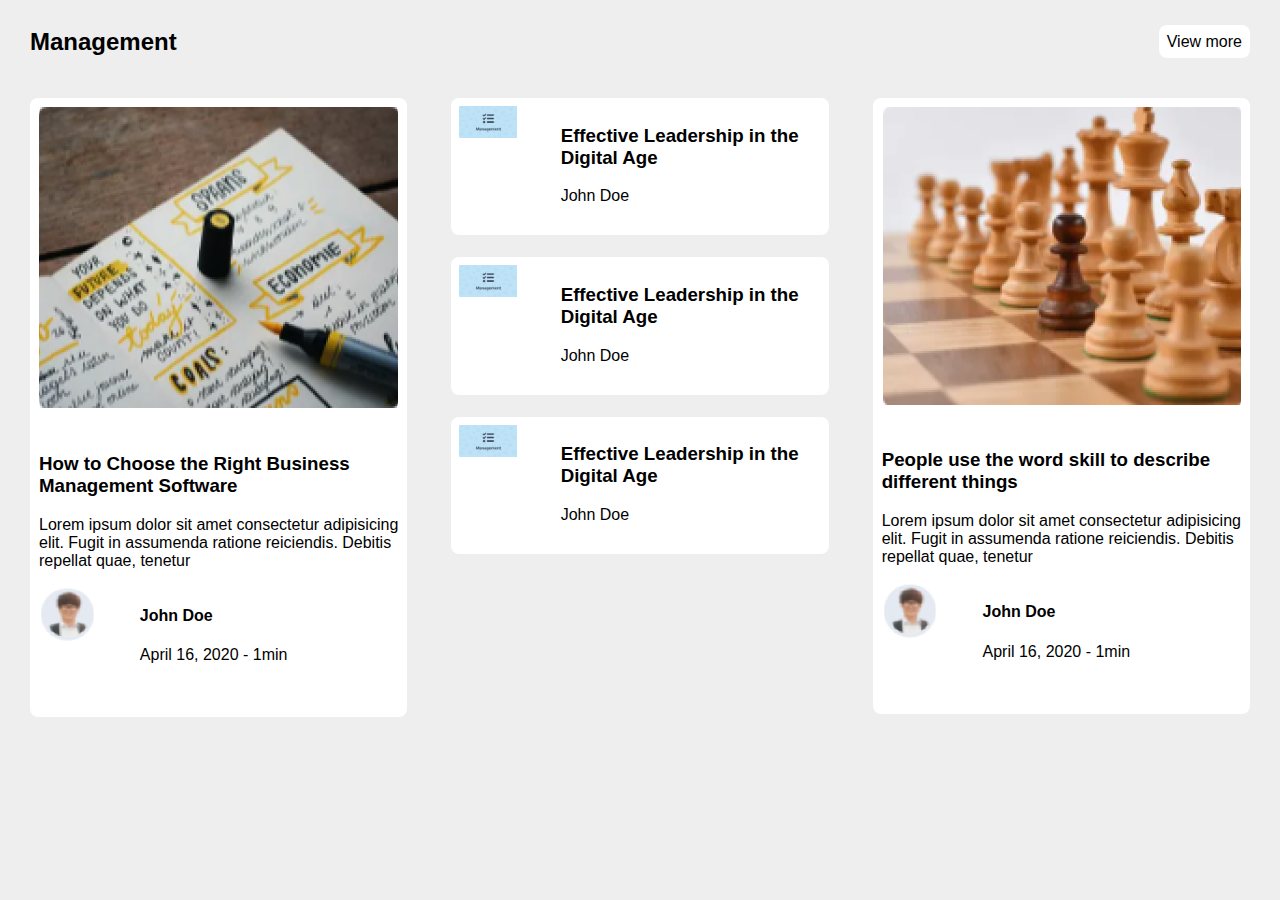
<file: Exercice-Grille/index.html>
<!DOCTYPE html>
<html lang="en">
<head>
    <meta charset="UTF-8">
    <meta http-equiv="X-UA-Compatible" content="IE=edge">
    <meta name="viewport" content="width=device-width, initial-scale=1.0, maximum-scale=1.0, user-scalable=no">
    <title>Exercice Grille</title>
    <link rel="stylesheet" href="grille.css">
</head>
<body>
    <section class="container">
        <header>
            <div class="row">
                <div class="col-6">
                    <h2>Management</h2>
                </div>
                <div class="col-6 t-right">
                    <a class="btn" href="">View more</a>
                </div>
            </div>
        </header>
        <div class="row">
            <div class="col-12 col-o-4">
                <div class="news invisible visible-pt">
                    <div class="row">
                        <div class="col-5 col-o-12">
                            <img src="img/news.png" alt="">
                        </div>
                        <div class="col-7 col-o-12">
                            <h3>How to Choose the Right Business
                                Management Software</h3>
                            <p>Lorem ipsum dolor sit amet consectetur adipisicing elit. Fugit in assumenda ratione reiciendis. Debitis repellat quae, tenetur</p>
                            <div class="row">
                                <div class="col-3">
                                    <img src="img/avatar.png" alt="">
                                </div>
                                <div class="col-9">
                                    <h4>John Doe</h4>
                                    <span>April 16, 2020 - 1min</span>
                                </div>
                            </div>
                        </div>
                    </div>
                </div>
            </div>
            <div class="col-12 col-o-4">
                <div class="management">
                    <div class="row">
                        <div class="col-5 col-o-3">
                            <img src="img/management.png" alt="">
                        </div>
                        <div class="col-7 col-o-9">
                            <h3>Effective Leadership in the Digital Age</h3>
                            <span>John Doe</span>
                        </div>
                    </div>
                </div>
                <div class="management">
                    <div class="row">
                        <div class="col-5 col-o-3">
                            <img src="img/management.png" alt="">
                        </div>
                        <div class="col-7 col-o-9">
                            <h3>Effective Leadership in the Digital Age</h3>
                            <span>John Doe</span>
                        </div>
                    </div>
                </div>
                <div class="management">
                    <div class="row">
                        <div class="col-5 col-o-3">
                            <img src="img/management.png" alt="">
                        </div>
                        <div class="col-7 col-o-9">
                            <h3>Effective Leadership in the Digital Age</h3>
                            <span>John Doe</span>
                        </div>
                    </div>
                </div>
            </div>
            <div class="col-12 col-o-4">
                <div class="news invisible visible-pt">
                    <div class="row">
                        <div class="col-5 col-o-12">
                            <img src="img/chess.png" alt="">
                        </div>
                        <div class="col-7 col-o-12">
                            <h3>People use the word skill to describe
                                different things</h3>
                            <p>Lorem ipsum dolor sit amet consectetur adipisicing elit. Fugit in assumenda ratione reiciendis. Debitis repellat quae, tenetur</p>
                            <div class="row">
                                <div class="col-3">
                                    <img src="img/avatar.png" alt="">
                                </div>
                                <div class="col-9">
                                    <h4>John Doe</h4>
                                    <span>April 16, 2020 - 1min</span>
                                </div>
                            </div>
                        </div>
                    </div>
                </div>
            </div>
        </div>
    </section>
</body>
</html>
</file>
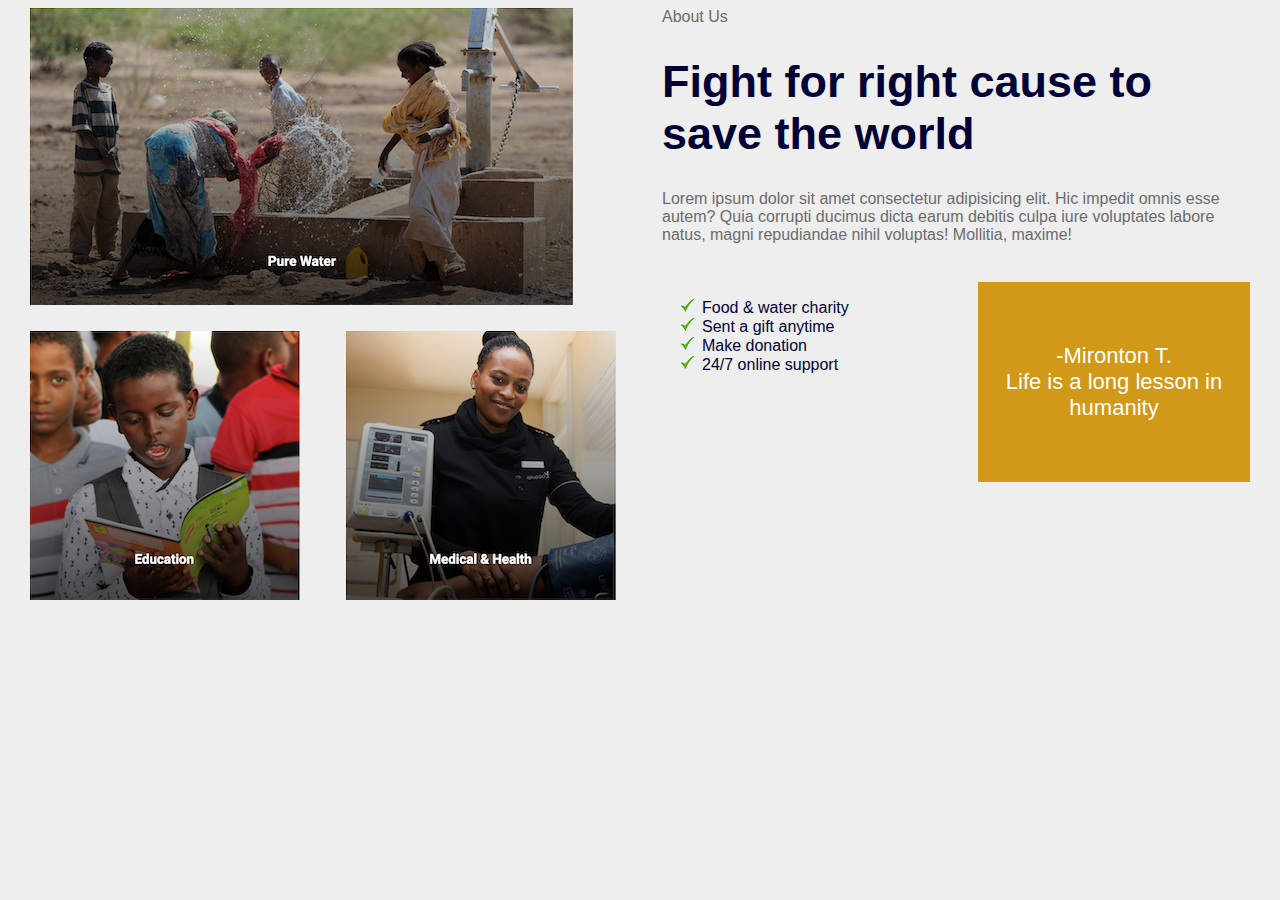
<file: Exercice2-Grille/index.html>
<!DOCTYPE html>
<html lang="en">
<head>
    <meta charset="UTF-8">
    <meta http-equiv="X-UA-Compatible" content="IE=edge">
    <meta name="viewport" content="width=device-width, initial-scale=1.0, maximum-scale=1.0, user-scalable=no">
    <link rel="stylesheet" href="grille.css">
    <title>Exercice 2 Grille</title>
</head>
<body>
    <section>
        <div class="container">
            <div class="row">
                <div class="col-12 col-o-6">
                    <div class="row">
                        <div class="col-12">
                            <img src="img1.png" alt="">
                        </div>
                        <div class="col-6">
                            <img src="img2.png" alt="">
                        </div>
                        <div class="col-6">
                            <img src="img3.png" alt="">
                        </div>
                    </div>
                </div>
                <div class="col-12 col-o-6">
                    <div class="row">
                        <div class="col-12">
                            <span>About Us</span>
                            <h1>Fight for right cause to save the world</h1>
                            <p>Lorem ipsum dolor sit amet consectetur adipisicing elit. Hic impedit omnis esse autem? Quia corrupti ducimus dicta earum debitis culpa iure voluptates labore natus, magni repudiandae nihil voluptas! Mollitia, maxime!</p>
                        </div>
                        <div class="col-6">
                            <ul>
                                <li>Food & water charity</li>
                                <li>Sent a gift anytime</li>
                                <li>Make donation</li>
                                <li>24/7 online support</li>
                            </ul>
                        </div>
                        <div class="col-6">
                            <div class="carrejaune">
                                <span>-Mironton T.</span>
                                <span> Life is a long lesson
                                    in humanity</span>
                            </div>
                        </div>
                    </div>
                </div>
            </div>
        </div>
    </section>
</body>
</html>
</file>
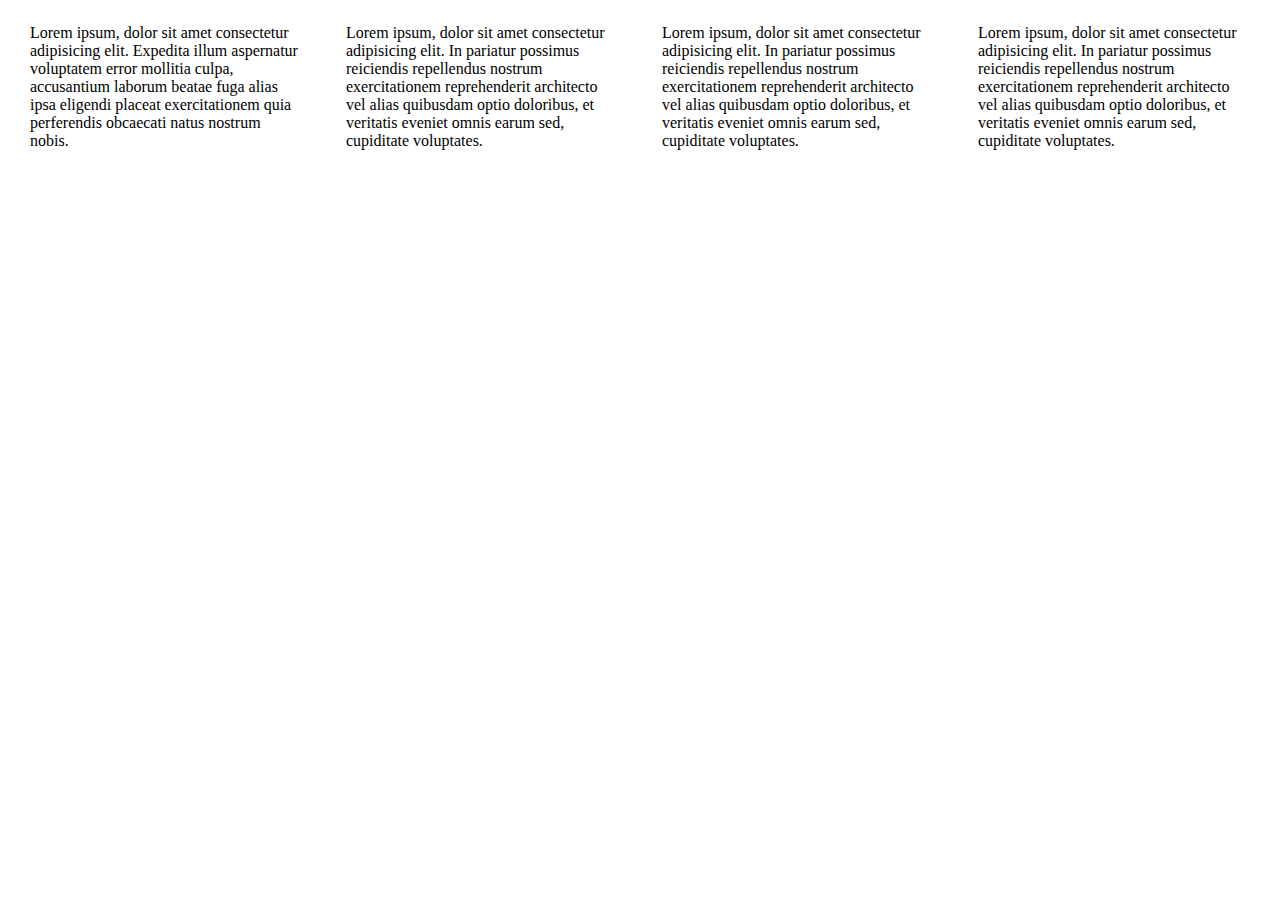
<file: Grille-responsive/index.html>
<!DOCTYPE html>
<html lang="en">
<head>
    <meta charset="UTF-8">
    <meta http-equiv="X-UA-Compatible" content="IE=edge">
    <meta name="viewport" content="width=device-width, initial-scale=1.0, maximum-scale=1.0, user-scalable=no">
    <title>Grille responsive</title>
    <link rel="stylesheet" href="grille.css">
</head>
<body>
    <div class="container">
        <div class="row">
            <div class="col-12 col-pt-6 col-o-3">
                <p>Lorem ipsum, dolor sit amet consectetur adipisicing elit. Expedita illum aspernatur voluptatem error mollitia culpa, accusantium laborum beatae fuga alias ipsa eligendi placeat exercitationem quia perferendis obcaecati natus nostrum nobis.</p>
            </div>
            <div class="col-12 col-pt-6 col-o-3">
                <p>Lorem ipsum, dolor sit amet consectetur adipisicing elit. In pariatur possimus reiciendis repellendus nostrum exercitationem reprehenderit architecto vel alias quibusdam optio doloribus, et veritatis eveniet omnis earum sed, cupiditate voluptates.</p>
            </div>
            <div class="col-12 col-pt-6 col-o-3">
                <p>Lorem ipsum, dolor sit amet consectetur adipisicing elit. In pariatur possimus reiciendis repellendus nostrum exercitationem reprehenderit architecto vel alias quibusdam optio doloribus, et veritatis eveniet omnis earum sed, cupiditate voluptates.</p>
            </div>
            <div class="col-12 col-pt-6 col-o-3">
                <p>Lorem ipsum, dolor sit amet consectetur adipisicing elit. In pariatur possimus reiciendis repellendus nostrum exercitationem reprehenderit architecto vel alias quibusdam optio doloribus, et veritatis eveniet omnis earum sed, cupiditate voluptates.</p>
            </div>
        </div>
    </div>
</body>
</html>
</file>
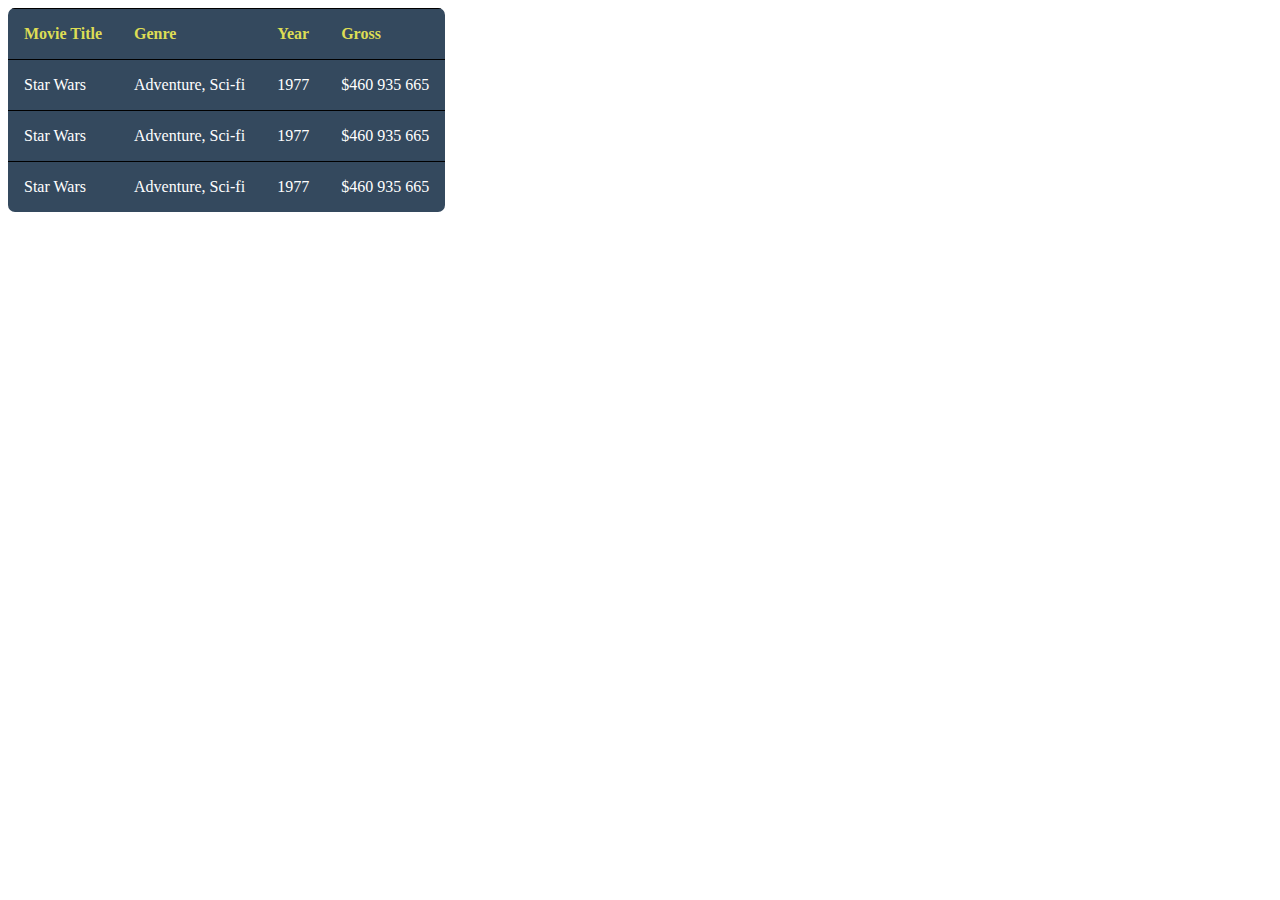
<file: Tableau-responsive/index.html>
<!DOCTYPE html>
<html lang="en">
<head>
    <meta charset="UTF-8">
    <meta http-equiv="X-UA-Compatible" content="IE=edge">
    <meta name="viewport" content="width=device-width, initial-scale=1.0">
    <title>Document</title>
    <link rel="stylesheet" href="style.css">
</head>
<body>
    <table class="tbl-responsive">
        <tr>
			<th>Movie Title</th>
			<th>Genre</th>
			<th>Year</th>
			<th>Gross</th>
		</tr>
        <tr>
			<td data-th="Movie Title">Star Wars</td>
			<td data-th="Genre">Adventure, Sci-fi</td>
			<td data-th="Year">1977</td>
			<td data-th="Gross">$460 935 665</td>
		</tr>
        <tr>
			<td data-th="Movie Title">Star Wars</td>
			<td data-th="Genre">Adventure, Sci-fi</td>
			<td data-th="Year">1977</td>
			<td data-th="Gross">$460 935 665</td>
		</tr>
        <tr>
			<td data-th="Movie Title">Star Wars</td>
			<td data-th="Genre">Adventure, Sci-fi</td>
			<td data-th="Year">1977</td>
			<td data-th="Gross">$460 935 665</td>
		</tr>
    </table>
</body>
</html>
</file>
<file: Exercice-Grille/grille.css>
*{
    box-sizing: border-box;
}
:root{
    /* BREAKPOINT */
    /*Petite tablette(ipad mini, ipad air, ipad pro 11)        ->    768px */
    /*Grande tablette (ipad pro 12.9, Microsoft Surface Pro 3) ->    992px */
    /*Ordinateur Portable (ordi 13, 15, 17 pouces)             ->    1200px */

    /* Gouttière */
    --gouttiere: 22px;
    --espace-bas-col: 22px;


}

.container{
    width: 100%;
    padding-left: var(--gouttiere);
    padding-right: var(--gouttiere);
    margin-right: auto;
    margin-left: auto;
}

img{
    max-width: 100%;
}

.row{
    display: flex;
    flex-wrap: wrap;
    margin-left: calc(var(--gouttiere) * -1);
    margin-right: calc(var(--gouttiere) * -1);
}

.row > *{
    margin-bottom: var(--espace-bas-col);
    padding-left: var(--gouttiere);
    padding-right: var(--gouttiere);
}
.col-1{
    flex: 0 0 auto;
    width: 8.333%;
}
.col-2{
    flex: 0 0 auto;
    width: 16.666%;
}
.col-3{
    flex: 0 0 auto;
    width: 25%;
}
.col-4{
    flex: 0 0 auto;
    width: 33.333%;
}
.col-5{
    flex: 0 0 auto;
    width: 41.666%;
}
.col-6{
    flex: 0 0 auto;
    width: 50%;
}
.col-7{
    flex: 0 0 auto;
    width: 58.333%;
}
.col-8{
    flex: 0 0 auto;
    width: 66.666%;
}
.col-9{
    flex: 0 0 auto;
    width: 75%;
}
.col-10{
    flex: 0 0 auto;
    width: 83.333%;
}
.col-11{
    flex: 0 0 auto;
    width: 91.666%;
}
.col-12{
    flex: 0 0 auto;
    width: 100%;
}
.visible{
    display: block;
}
.invisible{
    display: none;
}
.ml-1{
    margin-left: 8.333%;
}
.ml-2{
    margin-left: 16.666%;
}
.ml-3{
    margin-left: 25%;
}
.ml-4{
    margin-left: 33.333%;
}
.ml-5{
    margin-left: 41.666%;
}
.ml-6{
    margin-left: 50%;
}
.ml-7{
    margin-left: 58.333%;
}
.ml-8{
    margin-left: 66.666%;
}
.ml-9{
    margin-left: 75%;
}
.ml-10{
    margin-left: 83.333%;
}
.ml-11{
    margin-left: 91.666%;
}
.ml-12{
    margin-left: 100%;
}
/*Petite tablette(ipad mini, ipad air, ipad pro 11)*/
@media (min-width: 768px) {
    .col-pt-1{
        flex: 0 0 auto;
        width: 8.333%;
    }
    .col-pt-2{
        flex: 0 0 auto;
        width: 16.666%;
    }
    .col-pt-3{
        flex: 0 0 auto;
        width: 25%;
    }
    .col-pt-4{
        flex: 0 0 auto;
        width: 33.333%;
    }
    .col-pt-5{
        flex: 0 0 auto;
        width: 41.666%;
    }
    .col-pt-6{
        flex: 0 0 auto;
        width: 50%;
    }
    .col-pt-7{
        flex: 0 0 auto;
        width: 58.333%;
    }
    .col-pt-8{
        flex: 0 0 auto;
        width: 66.666%;
    }
    .col-pt-9{
        flex: 0 0 auto;
        width: 75%;
    }
    .col-pt-10{
        flex: 0 0 auto;
        width: 83.333%;
    }
    .col-pt-11{
        flex: 0 0 auto;
        width: 91.666%;
    }
    .col-pt-12{
        flex: 0 0 auto;
        width: 100%;
    }
    .visible-pt{
        display: block;
    }
    .invisible-pt{
        display: none;
    }
    .ml-pt-1{
        margin-left: 8.333%;
    }
    .ml-pt-2{
        margin-left: 16.666%;
    }
    .ml-pt-3{
        margin-left: 25%;
    }
    .ml-pt-4{
        margin-left: 33.333%;
    }
    .ml-pt-5{
        margin-left: 41.666%;
    }
    .ml-pt-6{
        margin-left: 50%;
    }
    .ml-pt-7{
        margin-left: 58.333%;
    }
    .ml-pt-8{
        margin-left: 66.666%;
    }
    .ml-pt-9{
        margin-left: 75%;
    }
    .ml-pt-10{
        margin-left: 83.333%;
    }
    .ml-pt-11{
        margin-left: 91.666%;
    }
    .ml-pt-12{
        margin-left: 100%;
    }
    
}
/*Grande tablette (ipad pro 12.9, Microsoft Surface Pro 3)*/
@media (min-width: 992px) {
    .col-gt-1{
        flex: 0 0 auto;
        width: 8.333%;
    }
    .col-gt-2{
        flex: 0 0 auto;
        width: 16.666%;
    }
    .col-gt-3{
        flex: 0 0 auto;
        width: 25%;
    }
    .col-gt-4{
        flex: 0 0 auto;
        width: 33.333%;
    }
    .col-gt-5{
        flex: 0 0 auto;
        width: 41.666%;
    }
    .col-gt-6{
        flex: 0 0 auto;
        width: 50%;
    }
    .col-gt-7{
        flex: 0 0 auto;
        width: 58.333%;
    }
    .col-gt-8{
        flex: 0 0 auto;
        width: 66.666%;
    }
    .col-gt-9{
        flex: 0 0 auto;
        width: 75%;
    }
    .col-gt-10{
        flex: 0 0 auto;
        width: 83.333%;
    }
    .col-gt-11{
        flex: 0 0 auto;
        width: 91.666%;
    }
    .col-gt-12{
        flex: 0 0 auto;
        width: 100%;
    }
    .visible-gt{
        display: block;
    }
    .invisible-gt{
        display: none;
    }
    .ml-gt-1{
        margin-left: 8.333%;
    }
    .ml-gt-2{
        margin-left: 16.666%;
    }
    .ml-gt-3{
        margin-left: 25%;
    }
    .ml-gt-4{
        margin-left: 33.333%;
    }
    .ml-gt-5{
        margin-left: 41.666%;
    }
    .ml-gt-6{
        margin-left: 50%;
    }
    .ml-gt-7{
        margin-left: 58.333%;
    }
    .ml-gt-8{
        margin-left: 66.666%;
    }
    .ml-gt-9{
        margin-left: 75%;
    }
    .ml-gt-10{
        margin-left: 83.333%;
    }
    .ml-gt-11{
        margin-left: 91.666%;
    }
    .ml-gt-12{
        margin-left: 100%;
    }
}
/*Ordinateur Portable (ordi 13, 15, 17 pouces)*/
@media (min-width: 1200px) {
    .col-o-1{
        flex: 0 0 auto;
        width: 8.333%;
    }
    .col-o-2{
        flex: 0 0 auto;
        width: 16.666%;
    }
    .col-o-3{
        flex: 0 0 auto;
        width: 25%;
    }
    .col-o-4{
        flex: 0 0 auto;
        width: 33.333%;
    }
    .col-o-5{
        flex: 0 0 auto;
        width: 41.666%;
    }
    .col-o-6{
        flex: 0 0 auto;
        width: 50%;
    }
    .col-o-7{
        flex: 0 0 auto;
        width: 58.333%;
    }
    .col-o-8{
        flex: 0 0 auto;
        width: 66.666%;
    }
    .col-o-9{
        flex: 0 0 auto;
        width: 75%;
    }
    .col-o-10{
        flex: 0 0 auto;
        width: 83.333%;
    }
    .col-o-11{
        flex: 0 0 auto;
        width: 91.666%;
    }
    .col-o-12{
        flex: 0 0 auto;
        width: 100%;
    }
    .visible-o{
        display: block;
    }
    .invisible-o{
        display: none;
    }
    .ml-o-1{
        margin-left: 8.333%;
    }
    .ml-o-2{
        margin-left: 16.666%;
    }
    .ml-o-3{
        margin-left: 25%;
    }
    .ml-o-4{
        margin-left: 33.333%;
    }
    .ml-o-5{
        margin-left: 41.666%;
    }
    .ml-o-6{
        margin-left: 50%;
    }
    .ml-o-7{
        margin-left: 58.333%;
    }
    .ml-o-8{
        margin-left: 66.666%;
    }
    .ml-o-9{
        margin-left: 75%;
    }
    .ml-o-10{
        margin-left: 83.333%;
    }
    .ml-o-11{
        margin-left: 91.666%;
    }
    .ml-o-12{
        margin-left: 100%;
    }
}

/*Custom css*/

body{
    font-family: 'Gill Sans', 'Gill Sans MT', Calibri, 'Trebuchet MS', sans-serif;
    background-color: #eee;
}
.news {
    background-color: white;
    border-radius: 8px;
    padding: 9px;
}
.management {
    padding: 8px;
    background: white;
    border-radius: 8px;
    margin-bottom: 22px;
}
.col-6.t-right {
    text-align: right;
    align-self: center;
}
.btn {
    background: white;
    padding: 8px;
    border-radius: 8px;
    text-decoration: none;
    color: black;
}
</file>
<file: Exercice2-Grille/grille.css>
*{
    box-sizing: border-box;
}
:root{
    /* BREAKPOINT */
    /*Petite tablette(ipad mini, ipad air, ipad pro 11)        ->    768px */
    /*Grande tablette (ipad pro 12.9, Microsoft Surface Pro 3) ->    992px */
    /*Ordinateur Portable (ordi 13, 15, 17 pouces)             ->    1200px */

    /* Gouttière */
    --gouttiere: 22px;
    --espace-bas-col: 22px;


}

.container{
    width: 100%;
    padding-left: var(--gouttiere);
    padding-right: var(--gouttiere);
    margin-right: auto;
    margin-left: auto;
}

img{
    max-width: 100%;
}

.row{
    display: flex;
    flex-wrap: wrap;
    margin-left: calc(var(--gouttiere) * -1);
    margin-right: calc(var(--gouttiere) * -1);
}

.row > *{
    margin-bottom: var(--espace-bas-col);
    padding-left: var(--gouttiere);
    padding-right: var(--gouttiere);
}
.col-1{
    flex: 0 0 auto;
    width: 8.333%;
}
.col-2{
    flex: 0 0 auto;
    width: 16.666%;
}
.col-3{
    flex: 0 0 auto;
    width: 25%;
}
.col-4{
    flex: 0 0 auto;
    width: 33.333%;
}
.col-5{
    flex: 0 0 auto;
    width: 41.666%;
}
.col-6{
    flex: 0 0 auto;
    width: 50%;
}
.col-7{
    flex: 0 0 auto;
    width: 58.333%;
}
.col-8{
    flex: 0 0 auto;
    width: 66.666%;
}
.col-9{
    flex: 0 0 auto;
    width: 75%;
}
.col-10{
    flex: 0 0 auto;
    width: 83.333%;
}
.col-11{
    flex: 0 0 auto;
    width: 91.666%;
}
.col-12{
    flex: 0 0 auto;
    width: 100%;
}
.visible{
    display: block;
}
.invisible{
    display: none;
}
.ml-1{
    margin-left: 8.333%;
}
.ml-2{
    margin-left: 16.666%;
}
.ml-3{
    margin-left: 25%;
}
.ml-4{
    margin-left: 33.333%;
}
.ml-5{
    margin-left: 41.666%;
}
.ml-6{
    margin-left: 50%;
}
.ml-7{
    margin-left: 58.333%;
}
.ml-8{
    margin-left: 66.666%;
}
.ml-9{
    margin-left: 75%;
}
.ml-10{
    margin-left: 83.333%;
}
.ml-11{
    margin-left: 91.666%;
}
.ml-12{
    margin-left: 100%;
}
/*Petite tablette(ipad mini, ipad air, ipad pro 11)*/
@media (min-width: 768px) {
    .col-pt-1{
        flex: 0 0 auto;
        width: 8.333%;
    }
    .col-pt-2{
        flex: 0 0 auto;
        width: 16.666%;
    }
    .col-pt-3{
        flex: 0 0 auto;
        width: 25%;
    }
    .col-pt-4{
        flex: 0 0 auto;
        width: 33.333%;
    }
    .col-pt-5{
        flex: 0 0 auto;
        width: 41.666%;
    }
    .col-pt-6{
        flex: 0 0 auto;
        width: 50%;
    }
    .col-pt-7{
        flex: 0 0 auto;
        width: 58.333%;
    }
    .col-pt-8{
        flex: 0 0 auto;
        width: 66.666%;
    }
    .col-pt-9{
        flex: 0 0 auto;
        width: 75%;
    }
    .col-pt-10{
        flex: 0 0 auto;
        width: 83.333%;
    }
    .col-pt-11{
        flex: 0 0 auto;
        width: 91.666%;
    }
    .col-pt-12{
        flex: 0 0 auto;
        width: 100%;
    }
    .visible-pt{
        display: block;
    }
    .invisible-pt{
        display: none;
    }
    .ml-pt-1{
        margin-left: 8.333%;
    }
    .ml-pt-2{
        margin-left: 16.666%;
    }
    .ml-pt-3{
        margin-left: 25%;
    }
    .ml-pt-4{
        margin-left: 33.333%;
    }
    .ml-pt-5{
        margin-left: 41.666%;
    }
    .ml-pt-6{
        margin-left: 50%;
    }
    .ml-pt-7{
        margin-left: 58.333%;
    }
    .ml-pt-8{
        margin-left: 66.666%;
    }
    .ml-pt-9{
        margin-left: 75%;
    }
    .ml-pt-10{
        margin-left: 83.333%;
    }
    .ml-pt-11{
        margin-left: 91.666%;
    }
    .ml-pt-12{
        margin-left: 100%;
    }
    
}
/*Grande tablette (ipad pro 12.9, Microsoft Surface Pro 3)*/
@media (min-width: 992px) {
    .col-gt-1{
        flex: 0 0 auto;
        width: 8.333%;
    }
    .col-gt-2{
        flex: 0 0 auto;
        width: 16.666%;
    }
    .col-gt-3{
        flex: 0 0 auto;
        width: 25%;
    }
    .col-gt-4{
        flex: 0 0 auto;
        width: 33.333%;
    }
    .col-gt-5{
        flex: 0 0 auto;
        width: 41.666%;
    }
    .col-gt-6{
        flex: 0 0 auto;
        width: 50%;
    }
    .col-gt-7{
        flex: 0 0 auto;
        width: 58.333%;
    }
    .col-gt-8{
        flex: 0 0 auto;
        width: 66.666%;
    }
    .col-gt-9{
        flex: 0 0 auto;
        width: 75%;
    }
    .col-gt-10{
        flex: 0 0 auto;
        width: 83.333%;
    }
    .col-gt-11{
        flex: 0 0 auto;
        width: 91.666%;
    }
    .col-gt-12{
        flex: 0 0 auto;
        width: 100%;
    }
    .visible-gt{
        display: block;
    }
    .invisible-gt{
        display: none;
    }
    .ml-gt-1{
        margin-left: 8.333%;
    }
    .ml-gt-2{
        margin-left: 16.666%;
    }
    .ml-gt-3{
        margin-left: 25%;
    }
    .ml-gt-4{
        margin-left: 33.333%;
    }
    .ml-gt-5{
        margin-left: 41.666%;
    }
    .ml-gt-6{
        margin-left: 50%;
    }
    .ml-gt-7{
        margin-left: 58.333%;
    }
    .ml-gt-8{
        margin-left: 66.666%;
    }
    .ml-gt-9{
        margin-left: 75%;
    }
    .ml-gt-10{
        margin-left: 83.333%;
    }
    .ml-gt-11{
        margin-left: 91.666%;
    }
    .ml-gt-12{
        margin-left: 100%;
    }
}
/*Ordinateur Portable (ordi 13, 15, 17 pouces)*/
@media (min-width: 1200px) {
    .col-o-1{
        flex: 0 0 auto;
        width: 8.333%;
    }
    .col-o-2{
        flex: 0 0 auto;
        width: 16.666%;
    }
    .col-o-3{
        flex: 0 0 auto;
        width: 25%;
    }
    .col-o-4{
        flex: 0 0 auto;
        width: 33.333%;
    }
    .col-o-5{
        flex: 0 0 auto;
        width: 41.666%;
    }
    .col-o-6{
        flex: 0 0 auto;
        width: 50%;
    }
    .col-o-7{
        flex: 0 0 auto;
        width: 58.333%;
    }
    .col-o-8{
        flex: 0 0 auto;
        width: 66.666%;
    }
    .col-o-9{
        flex: 0 0 auto;
        width: 75%;
    }
    .col-o-10{
        flex: 0 0 auto;
        width: 83.333%;
    }
    .col-o-11{
        flex: 0 0 auto;
        width: 91.666%;
    }
    .col-o-12{
        flex: 0 0 auto;
        width: 100%;
    }
    .visible-o{
        display: block;
    }
    .invisible-o{
        display: none;
    }
    .ml-o-1{
        margin-left: 8.333%;
    }
    .ml-o-2{
        margin-left: 16.666%;
    }
    .ml-o-3{
        margin-left: 25%;
    }
    .ml-o-4{
        margin-left: 33.333%;
    }
    .ml-o-5{
        margin-left: 41.666%;
    }
    .ml-o-6{
        margin-left: 50%;
    }
    .ml-o-7{
        margin-left: 58.333%;
    }
    .ml-o-8{
        margin-left: 66.666%;
    }
    .ml-o-9{
        margin-left: 75%;
    }
    .ml-o-10{
        margin-left: 83.333%;
    }
    .ml-o-11{
        margin-left: 91.666%;
    }
    .ml-o-12{
        margin-left: 100%;
    }
}

/*Custom css*/

body{
    font-family: 'Gill Sans', 'Gill Sans MT', Calibri, 'Trebuchet MS', sans-serif;
    background-color: #eeeeee;
    color: #6b6b6b;
}
h1{
    color: #020237;
    font-size: 45px;
}
ul{
    list-style-image: url("check.png");
    color: #020237;
}
.carrejaune{
    background-color: #d29817;
    height: 200px;
    display: flex;
    justify-content: center;
    align-items: center;
    flex-direction: column;
    color: white;
    font-size: 22px;
    text-align: center;
}
</file>
<file: Grille-responsive/grille.css>
*{
    box-sizing: border-box;
}
:root{
    /* BREAKPOINT */
    /*Petite tablette(ipad mini, ipad air, ipad pro 11)        ->    768px */
    /*Grande tablette (ipad pro 12.9, Microsoft Surface Pro 3) ->    992px */
    /*Ordinateur Portable (ordi 13, 15, 17 pouces)             ->    1200px */

    /* Gouttière */
    --gouttiere: 22px;
    --espace-bas-col: 22px;


}

.container{
    width: 100%;
    padding-left: var(--gouttiere);
    padding-right: var(--gouttiere);
    margin-right: auto;
    margin-left: auto;
}

.row{
    display: flex;
    flex-wrap: wrap;
    margin-left: calc(var(--gouttiere) * -1);
    margin-right: calc(var(--gouttiere) * -1);
}

.row > *{
    margin-bottom: var(--espace-bas-col);
    padding-left: var(--gouttiere);
    padding-right: var(--gouttiere);
}

img{
    max-width: 100%;
}
.col-1{
    flex: 0 0 auto;
    width: 8.333%;
}
.col-2{
    flex: 0 0 auto;
    width: 16.666%;
}
.col-3{
    flex: 0 0 auto;
    width: 25%;
}
.col-4{
    flex: 0 0 auto;
    width: 33.333%;
}
.col-5{
    flex: 0 0 auto;
    width: 41.666%;
}
.col-6{
    flex: 0 0 auto;
    width: 50%;
}
.col-7{
    flex: 0 0 auto;
    width: 58.333%;
}
.col-8{
    flex: 0 0 auto;
    width: 66.666%;
}
.col-9{
    flex: 0 0 auto;
    width: 75%;
}
.col-10{
    flex: 0 0 auto;
    width: 83.333%;
}
.col-11{
    flex: 0 0 auto;
    width: 91.666%;
}
.col-12{
    flex: 0 0 auto;
    width: 100%;
}
.visible{
    display: block;
}
.invisible{
    display: none;
}
.ml-1{
    margin-left: 8.333%;
}
.ml-2{
    margin-left: 16.666%;
}
.ml-3{
    margin-left: 25%;
}
.ml-4{
    margin-left: 33.333%;
}
.ml-5{
    margin-left: 41.666%;
}
.ml-6{
    margin-left: 50%;
}
.ml-7{
    margin-left: 58.333%;
}
.ml-8{
    margin-left: 66.666%;
}
.ml-9{
    margin-left: 75%;
}
.ml-10{
    margin-left: 83.333%;
}
.ml-11{
    margin-left: 91.666%;
}
.ml-12{
    margin-left: 100%;
}
/*Petite tablette(ipad mini, ipad air, ipad pro 11)*/
@media (min-width: 768px) {
    .col-pt-1{
        flex: 0 0 auto;
        width: 8.333%;
    }
    .col-pt-2{
        flex: 0 0 auto;
        width: 16.666%;
    }
    .col-pt-3{
        flex: 0 0 auto;
        width: 25%;
    }
    .col-pt-4{
        flex: 0 0 auto;
        width: 33.333%;
    }
    .col-pt-5{
        flex: 0 0 auto;
        width: 41.666%;
    }
    .col-pt-6{
        flex: 0 0 auto;
        width: 50%;
    }
    .col-pt-7{
        flex: 0 0 auto;
        width: 58.333%;
    }
    .col-pt-8{
        flex: 0 0 auto;
        width: 66.666%;
    }
    .col-pt-9{
        flex: 0 0 auto;
        width: 75%;
    }
    .col-pt-10{
        flex: 0 0 auto;
        width: 83.333%;
    }
    .col-pt-11{
        flex: 0 0 auto;
        width: 91.666%;
    }
    .col-pt-12{
        flex: 0 0 auto;
        width: 100%;
    }
    .visible-pt{
        display: block;
    }
    .invisible-pt{
        display: none;
    }
    .ml-pt-1{
        margin-left: 8.333%;
    }
    .ml-pt-2{
        margin-left: 16.666%;
    }
    .ml-pt-3{
        margin-left: 25%;
    }
    .ml-pt-4{
        margin-left: 33.333%;
    }
    .ml-pt-5{
        margin-left: 41.666%;
    }
    .ml-pt-6{
        margin-left: 50%;
    }
    .ml-pt-7{
        margin-left: 58.333%;
    }
    .ml-pt-8{
        margin-left: 66.666%;
    }
    .ml-pt-9{
        margin-left: 75%;
    }
    .ml-pt-10{
        margin-left: 83.333%;
    }
    .ml-pt-11{
        margin-left: 91.666%;
    }
    .ml-pt-12{
        margin-left: 100%;
    }
    
}
/*Grande tablette (ipad pro 12.9, Microsoft Surface Pro 3)*/
@media (min-width: 992px) {
    .col-gt-1{
        flex: 0 0 auto;
        width: 8.333%;
    }
    .col-gt-2{
        flex: 0 0 auto;
        width: 16.666%;
    }
    .col-gt-3{
        flex: 0 0 auto;
        width: 25%;
    }
    .col-gt-4{
        flex: 0 0 auto;
        width: 33.333%;
    }
    .col-gt-5{
        flex: 0 0 auto;
        width: 41.666%;
    }
    .col-gt-6{
        flex: 0 0 auto;
        width: 50%;
    }
    .col-gt-7{
        flex: 0 0 auto;
        width: 58.333%;
    }
    .col-gt-8{
        flex: 0 0 auto;
        width: 66.666%;
    }
    .col-gt-9{
        flex: 0 0 auto;
        width: 75%;
    }
    .col-gt-10{
        flex: 0 0 auto;
        width: 83.333%;
    }
    .col-gt-11{
        flex: 0 0 auto;
        width: 91.666%;
    }
    .col-gt-12{
        flex: 0 0 auto;
        width: 100%;
    }
    .visible-gt{
        display: block;
    }
    .invisible-gt{
        display: none;
    }
    .ml-gt-1{
        margin-left: 8.333%;
    }
    .ml-gt-2{
        margin-left: 16.666%;
    }
    .ml-gt-3{
        margin-left: 25%;
    }
    .ml-gt-4{
        margin-left: 33.333%;
    }
    .ml-gt-5{
        margin-left: 41.666%;
    }
    .ml-gt-6{
        margin-left: 50%;
    }
    .ml-gt-7{
        margin-left: 58.333%;
    }
    .ml-gt-8{
        margin-left: 66.666%;
    }
    .ml-gt-9{
        margin-left: 75%;
    }
    .ml-gt-10{
        margin-left: 83.333%;
    }
    .ml-gt-11{
        margin-left: 91.666%;
    }
    .ml-gt-12{
        margin-left: 100%;
    }
}
/*Ordinateur Portable (ordi 13, 15, 17 pouces)*/
@media (min-width: 1200px) {
    .col-o-1{
        flex: 0 0 auto;
        width: 8.333%;
    }
    .col-o-2{
        flex: 0 0 auto;
        width: 16.666%;
    }
    .col-o-3{
        flex: 0 0 auto;
        width: 25%;
    }
    .col-o-4{
        flex: 0 0 auto;
        width: 33.333%;
    }
    .col-o-5{
        flex: 0 0 auto;
        width: 41.666%;
    }
    .col-o-6{
        flex: 0 0 auto;
        width: 50%;
    }
    .col-o-7{
        flex: 0 0 auto;
        width: 58.333%;
    }
    .col-o-8{
        flex: 0 0 auto;
        width: 66.666%;
    }
    .col-o-9{
        flex: 0 0 auto;
        width: 75%;
    }
    .col-o-10{
        flex: 0 0 auto;
        width: 83.333%;
    }
    .col-o-11{
        flex: 0 0 auto;
        width: 91.666%;
    }
    .col-o-12{
        flex: 0 0 auto;
        width: 100%;
    }
    .visible-o{
        display: block;
    }
    .invisible-o{
        display: none;
    }
    .ml-o-1{
        margin-left: 8.333%;
    }
    .ml-o-2{
        margin-left: 16.666%;
    }
    .ml-o-3{
        margin-left: 25%;
    }
    .ml-o-4{
        margin-left: 33.333%;
    }
    .ml-o-5{
        margin-left: 41.666%;
    }
    .ml-o-6{
        margin-left: 50%;
    }
    .ml-o-7{
        margin-left: 58.333%;
    }
    .ml-o-8{
        margin-left: 66.666%;
    }
    .ml-o-9{
        margin-left: 75%;
    }
    .ml-o-10{
        margin-left: 83.333%;
    }
    .ml-o-11{
        margin-left: 91.666%;
    }
    .ml-o-12{
        margin-left: 100%;
    }
}
</file>
<file: Tableau-responsive/style.css>
*{
	box-sizing: border-box;
}
.tbl-responsive{
	background-color: #34495E;
	color: #fff;
	border-radius: 7px;
	overflow: hidden;
	border-collapse: collapse;
	min-width: 300px;
}
.tbl-responsive th, .tbl-responsive td{
	padding: 16px;	
}
.tbl-responsive th{
	color: #dd5;
	text-align: left;
}
.tbl-responsive tr{
	border-top: 1px solid black;
}

@media screen and (max-width: 500px){
    .tbl-responsive th {
		display: none;
	}
    .tbl-responsive td{
		display: block;
		padding: 7px 16px;
	}
    .tbl-responsive td:before{
		content: attr(data-th) " : ";
		color: #dd5;
		font-weight: bold;
		display: inline-block;
		width: 100px;
	}
    .tbl-responsive td:first-child{
		padding-top: 16px;
	}
	.tbl-responsive td:last-child{
		padding-bottom: 16px;
	}

}
</file>
